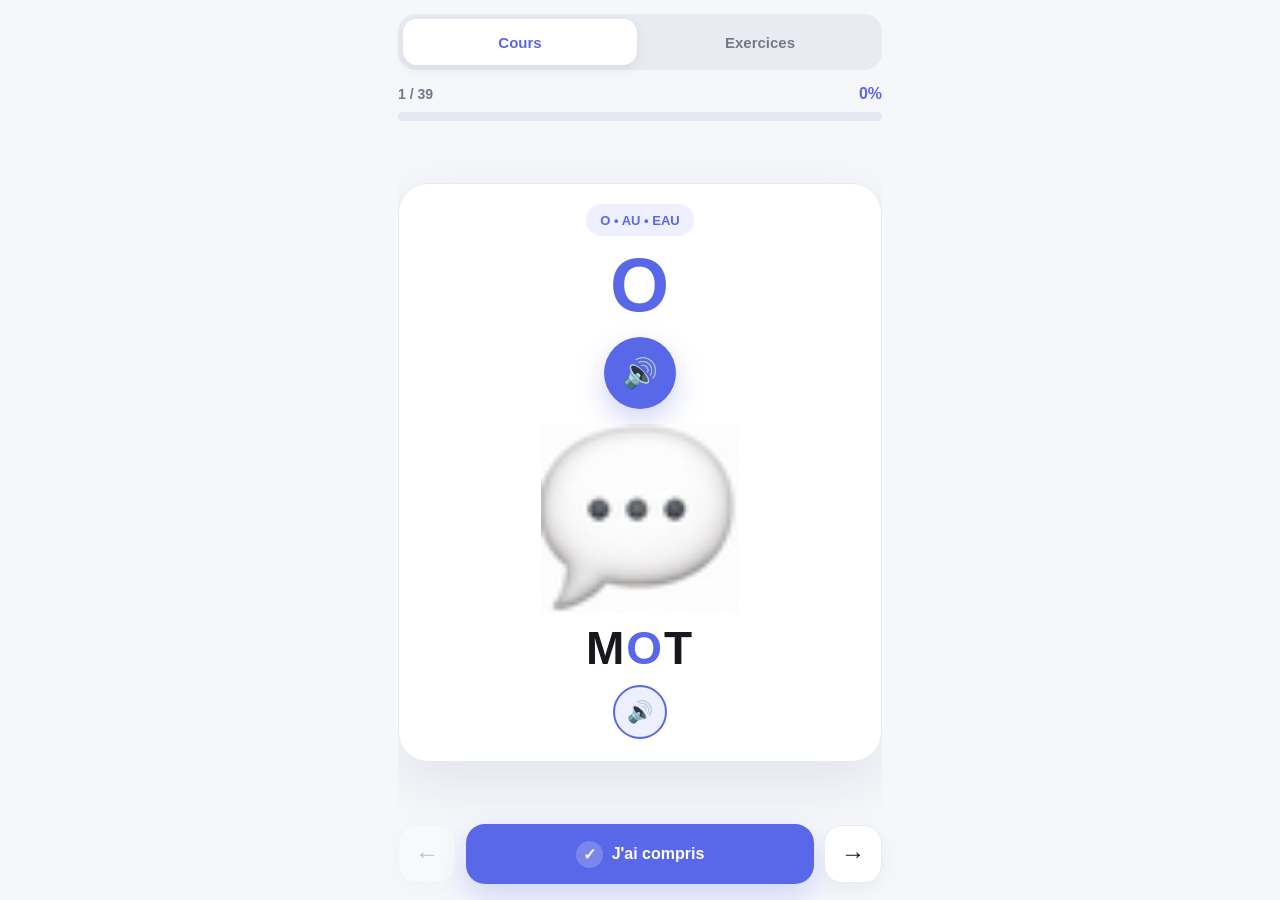
<file: index.html>
<!DOCTYPE html>
<html lang="fr">

<head>
    <meta charset="UTF-8">

    <meta
        name="viewport"
        content="width=device-width, initial-scale=1.0, viewport-fit=cover"
    >

    <meta name="theme-color" content="#f5f7fb">

    <title>Cours — Apprendre les sons</title>

    <link rel="stylesheet" href="style.css">
</head>

<body>

    <main class="app">

        <!-- =========================================
             NAVIGATION COURS / EXERCICES
        ========================================== -->

        <nav class="main-tabs">

            <a
                href="index.html"
                class="main-tab active"
            >
                Cours
            </a>

            <a
                href="exercices.html"
                class="main-tab"
            >
                Exercices
            </a>

        </nav>


        <!-- =========================================
             PROGRESSION
        ========================================== -->

        <header class="topbar">

            <div class="topbar-info">

                <span id="counter">
                    1 / 39
                </span>

                <span id="percentage">
                    0%
                </span>

            </div>


            <div class="progress-track">

                <div
                    id="progressBar"
                    class="progress-bar"
                ></div>

            </div>

        </header>


        <!-- =========================================
             WIZARD DES SONS
        ========================================== -->

        <section class="wizard">

            <div
                id="cardContainer"
                class="card-container"
            ></div>

        </section>


        <!-- =========================================
             NAVIGATION PRÉCÉDENT / VALIDATION / SUIVANT
        ========================================== -->

        <nav class="navigation">

            <button
                id="previousButton"
                class="nav-button"
                aria-label="Son précédent"
            >
                ←
            </button>


            <button
                id="validateButton"
                class="validate-button"
            >

                <span class="validate-icon">
                    ✓
                </span>

                <span id="validateText">
                    J'ai compris
                </span>

            </button>


            <button
                id="nextButton"
                class="nav-button"
                aria-label="Son suivant"
            >
                →
            </button>

        </nav>

    </main>


    <!-- =========================================
         ÉCRAN FINAL
    ========================================== -->

    <section
        id="successScreen"
        class="success-screen"
    >

        <div class="success-content">

            <div class="success-icon">
                ✓
            </div>

            <h1>
                Bravo !
            </h1>

            <p>
                Tous les sons sont terminés.
            </p>

            <div class="success-progress">
                100%
            </div>

            <button
                id="restartButton"
                class="restart-button"
            >
                Recommencer
            </button>

        </div>

    </section>


    <script src="script.js"></script>

</body>

</html>
</file>
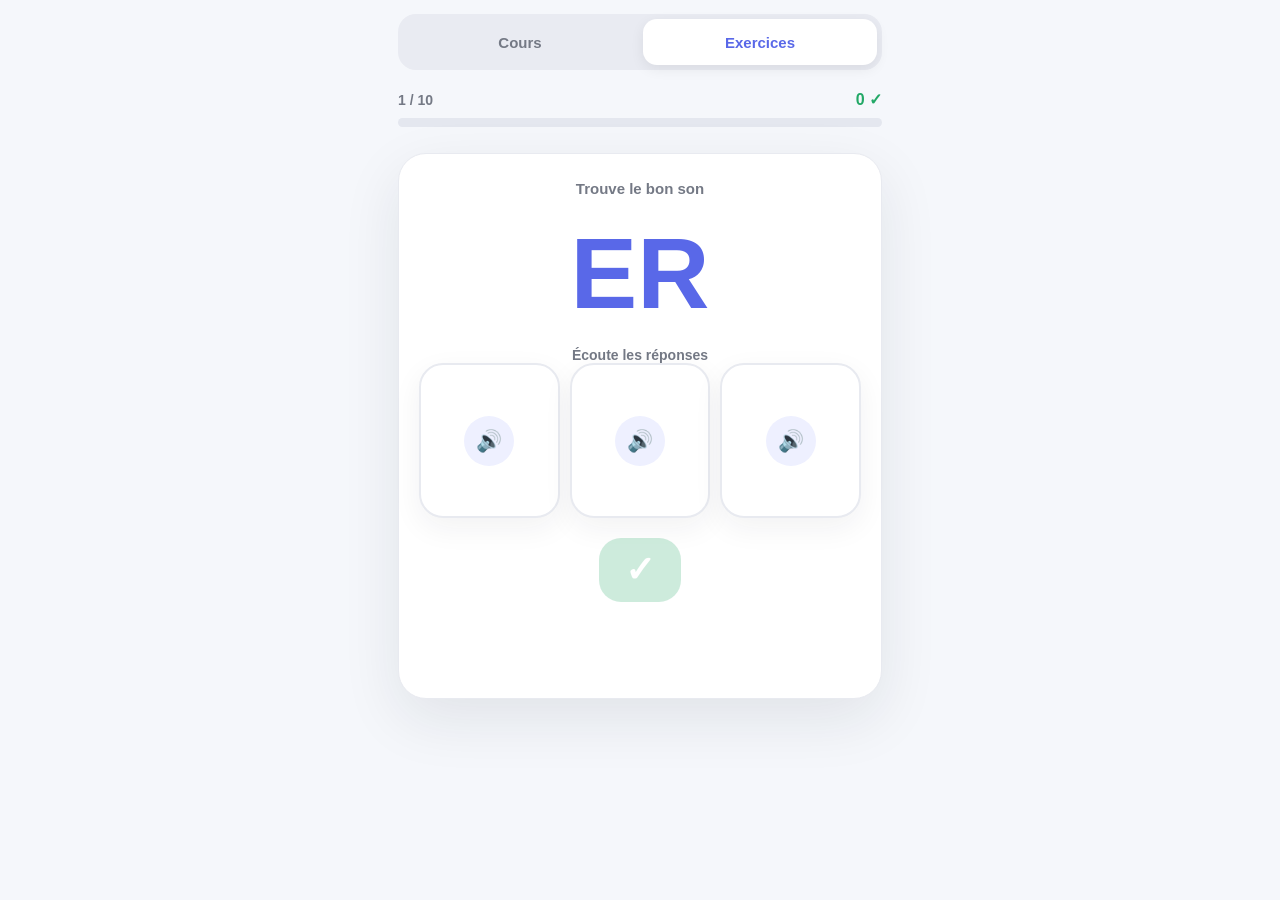
<file: exercices.html>
<!DOCTYPE html>
<html lang="fr">

<head>
    <meta charset="UTF-8">

    <meta
        name="viewport"
        content="width=device-width, initial-scale=1.0, viewport-fit=cover"
    >

    <meta name="theme-color" content="#f5f7fb">

    <title>Exercices — Apprendre les sons</title>

    <link rel="stylesheet" href="exercices.css">
</head>

<body>

    <main class="exercise-app">

        <!-- =========================================
             NAVIGATION COURS / EXERCICES
        ========================================== -->

        <nav class="main-tabs">

            <a
                href="index.html"
                class="main-tab"
            >
                Cours
            </a>

            <a
                href="exercices.html"
                class="main-tab active"
            >
                Exercices
            </a>

        </nav>


        <!-- =========================================
             ÉCRAN DU QUIZ
        ========================================== -->

        <section
            id="quizScreen"
            class="quiz-screen"
        >

            <!-- PROGRESSION -->

            <header class="quiz-header">

                <div class="quiz-info">

                    <span id="questionNumber">
                        1 / 10
                    </span>

                    <span id="score">
                        0 ✓
                    </span>

                </div>


                <div class="progress-track">

                    <div
                        id="progressBar"
                        class="progress-bar"
                    ></div>

                </div>

            </header>


            <!-- QUESTION -->

            <section class="question-area">

                <p class="question-label">
                    Trouve le bon son
                </p>


                <div
                    id="targetSound"
                    class="target-sound"
                >
                    ON
                </div>


                <p class="question-help">
                    Écoute les réponses
                </p>

            <section
    id="answersContainer"
    class="answers-container"
>
</section>


<!-- BOUTON DE CONFIRMATION -->

<button
    id="confirmButton"
    class="confirm-button"
    type="button"
    disabled
    aria-label="Confirmer la réponse"
>
    ✓
</button>

<div
    id="feedback"
    class="feedback"
    aria-live="polite"
>
</div>

        </section>

    </main>


    <!-- =========================================
         ÉCRAN DE FIN
    ========================================== -->

    <section
        id="resultScreen"
        class="result-screen"
    >

        <div class="result-content">

            <div class="result-icon">
                ✓
            </div>


            <h1>
                Exercice terminé
            </h1>


            <p>
                Ton résultat
            </p>


            <div
                id="finalScore"
                class="final-score"
            >
                10 / 10
            </div>


            <button
                id="restartButton"
                class="restart-button"
            >
                Recommencer
            </button>


            <a
                href="index.html"
                class="course-button"
            >
                Retour aux cours
            </a>

        </div>

    </section>


    <script src="exercices.js"></script>

</body>

</html>
</file>
<file: style.css>
/* =========================================
   VARIABLES
========================================= */

:root {
    --background: #f5f7fb;
    --surface: #ffffff;

    --text: #16181d;
    --text-soft: #747985;

    --primary: #5968e8;
    --primary-light: #eef0ff;

    --success: #22a866;
    --success-light: #eaf8f1;

    --border: #e8eaf0;

    --shadow:
        0 20px 60px rgba(27, 31, 45, 0.09);
}


/* =========================================
   RESET
========================================= */

* {
    margin: 0;
    padding: 0;
    box-sizing: border-box;
}

html,
body {
    width: 100%;
    min-height: 100%;
}

body {
    background: var(--background);
    color: var(--text);

    font-family:
        -apple-system,
        BlinkMacSystemFont,
        "Segoe UI",
        Arial,
        sans-serif;

    overflow: hidden;

    -webkit-tap-highlight-color: transparent;
}


/* =========================================
   APPLICATION
========================================= */

.app {
    width: 100%;
    max-width: 520px;
    height: 100dvh;

    margin: auto;

    display: flex;
    flex-direction: column;

    padding:
        calc(14px + env(safe-area-inset-top))
        18px
        calc(16px + env(safe-area-inset-bottom));
}


/* =========================================
   NAVIGATION COURS / EXERCICES
========================================= */

.main-tabs {
    width: 100%;

    display: grid;
    grid-template-columns: 1fr 1fr;

    gap: 6px;

    padding: 5px;
    margin-bottom: 15px;

    background: #e9ebf2;

    border-radius: 18px;

    flex-shrink: 0;
}

.main-tab {
    min-height: 46px;

    display: flex;
    align-items: center;
    justify-content: center;

    border-radius: 14px;

    color: var(--text-soft);

    text-decoration: none;

    font-size: 15px;
    font-weight: 800;

    transition:
        background 0.2s ease,
        color 0.2s ease,
        box-shadow 0.2s ease,
        transform 0.15s ease;
}

.main-tab:active {
    transform: scale(0.97);
}

.main-tab.active {
    background: var(--surface);

    color: var(--primary);

    box-shadow:
        0 4px 14px rgba(0, 0, 0, 0.07);
}


/* =========================================
   PROGRESSION
========================================= */

.topbar {
    flex-shrink: 0;
}

.topbar-info {
    display: flex;
    justify-content: space-between;
    align-items: center;

    margin-bottom: 9px;

    color: var(--text-soft);

    font-size: 14px;
    font-weight: 700;
}

#percentage {
    color: var(--primary);

    font-size: 16px;
    font-weight: 900;
}

.progress-track {
    width: 100%;
    height: 9px;

    background: #e4e7ef;

    border-radius: 999px;

    overflow: hidden;
}

.progress-bar {
    width: 0%;
    height: 100%;

    background: var(--primary);

    border-radius: inherit;

    transition:
        width 0.5s cubic-bezier(.22, 1, .36, 1),
        background 0.3s ease;
}


/* =========================================
   WIZARD
========================================= */

.wizard {
    flex: 1;

    min-height: 0;

    display: flex;
    align-items: center;

    padding: 14px 0;

    overflow: hidden;
}

.card-container {
    width: 100%;
}


/* =========================================
   CARTE DU SON
========================================= */

.sound-card {
    width: 100%;

    padding: 20px 22px 22px;

    background: var(--surface);

    border: 1px solid var(--border);

    border-radius: 30px;

    box-shadow: var(--shadow);

    text-align: center;

    position: relative;

    overflow: hidden;

    transition:
        background 0.3s ease,
        border-color 0.3s ease;
}


/* =========================================
   FAMILLE DU SON
========================================= */

.sound-family {
    display: inline-flex;
    align-items: center;
    justify-content: center;

    min-height: 32px;

    padding: 6px 14px;
    margin-bottom: 11px;

    border-radius: 999px;

    background: var(--primary-light);

    color: var(--primary);

    font-size: 13px;
    font-weight: 800;

    transition:
        background 0.3s ease,
        color 0.3s ease;
}


/* =========================================
   GRAPHIE
========================================= */

.sound {
    color: var(--primary);

    font-size: clamp(52px, 16vw, 76px);

    font-weight: 900;

    line-height: 1;

    letter-spacing: 1px;

    transition: color 0.3s ease;
}


/* =========================================
   AUDIO DU SON
========================================= */

.sound-audio {
    width: 72px;
    height: 72px;

    margin: 14px auto 15px;

    display: flex;
    align-items: center;
    justify-content: center;

    border: none;

    border-radius: 50%;

    background: var(--primary);

    color: white;

    font-size: 29px;

    cursor: pointer;

    box-shadow:
        0 12px 28px rgba(89, 104, 232, 0.28);

    transition:
        transform 0.15s ease,
        background 0.3s ease,
        box-shadow 0.3s ease;
}

.sound-audio:active {
    transform: scale(0.9);
}


/* =========================================
   IMAGE
========================================= */

.image-container {
    width: 100%;
    height: min(25vh, 190px);

    min-height: 130px;

    display: flex;
    align-items: center;
    justify-content: center;

    margin: 0 0 10px;
}

.word-image {
    width: 100%;
    height: 100%;

    object-fit: contain;
}


/* =========================================
   MOT
========================================= */

.word {
    font-size: clamp(32px, 10vw, 46px);

    font-weight: 900;

    letter-spacing: 2px;

    line-height: 1.05;
}

.word span {
    color: var(--primary);

    transition: color 0.3s ease;
}


/* =========================================
   AUDIO DU MOT
========================================= */

.word-audio {
    width: 54px;
    height: 54px;

    margin: 12px auto 0;

    display: flex;
    align-items: center;
    justify-content: center;

    border: 2px solid var(--primary);

    border-radius: 50%;

    background: var(--primary-light);

    font-size: 21px;

    cursor: pointer;

    transition:
        transform 0.15s ease,
        background 0.3s ease,
        border-color 0.3s ease;
}

.word-audio:active {
    transform: scale(0.9);
}


/* =========================================
   AUDIO EN COURS
========================================= */

.playing {
    animation: audioPulse 0.65s ease infinite alternate;
}

@keyframes audioPulse {
    from {
        transform: scale(1);
    }

    to {
        transform: scale(1.09);
    }
}


/* =========================================
   SON MAÎTRISÉ
========================================= */

.sound-card.mastered {
    border-color: rgba(34, 168, 102, 0.3);

    background: var(--success-light);
}

.sound-card.mastered .sound {
    color: var(--success);
}

.sound-card.mastered .sound-family {
    background: #d9f4e6;

    color: var(--success);
}

.sound-card.mastered .word span {
    color: var(--success);
}

.sound-card.mastered .sound-audio {
    background: var(--success);

    box-shadow:
        0 12px 28px rgba(34, 168, 102, 0.25);
}


/* =========================================
   CHECK DE RÉUSSITE
========================================= */

.success-check {
    position: absolute;

    top: 18px;
    right: 18px;

    width: 40px;
    height: 40px;

    display: flex;
    align-items: center;
    justify-content: center;

    border-radius: 50%;

    background: var(--success);

    color: white;

    font-size: 21px;
    font-weight: 900;

    opacity: 0;

    transform: scale(0);
}

.sound-card.mastered .success-check {
    animation:
        checkSuccess
        0.45s
        ease
        forwards;
}

@keyframes checkSuccess {
    0% {
        opacity: 0;
        transform: scale(0);
    }

    65% {
        opacity: 1;
        transform: scale(1.2);
    }

    100% {
        opacity: 1;
        transform: scale(1);
    }
}


/* =========================================
   NAVIGATION DU COURS
========================================= */

.navigation {
    flex-shrink: 0;

    display: grid;

    grid-template-columns:
        58px
        minmax(0, 1fr)
        58px;

    gap: 10px;

    align-items: center;
}

.nav-button {
    width: 58px;
    height: 58px;

    border: 1px solid var(--border);

    border-radius: 18px;

    background: var(--surface);

    color: var(--text);

    font-size: 24px;

    cursor: pointer;

    box-shadow:
        0 7px 22px rgba(0, 0, 0, 0.05);
}

.nav-button:active {
    transform: scale(0.94);
}

.nav-button:disabled {
    opacity: 0.25;

    pointer-events: none;
}


/* =========================================
   BOUTON J'AI COMPRIS
========================================= */

.validate-button {
    height: 60px;

    border: none;

    border-radius: 19px;

    background: var(--primary);

    color: white;

    display: flex;
    align-items: center;
    justify-content: center;

    gap: 9px;

    font-size: 16px;
    font-weight: 800;

    cursor: pointer;

    box-shadow:
        0 12px 28px rgba(89, 104, 232, 0.23);

    transition:
        transform 0.15s ease,
        background 0.25s ease;
}

.validate-button:active {
    transform: scale(0.97);
}

.validate-button.validated {
    background: var(--success);
}

.validate-icon {
    width: 27px;
    height: 27px;

    display: flex;
    align-items: center;
    justify-content: center;

    border-radius: 50%;

    background: rgba(255, 255, 255, 0.2);
}


/* =========================================
   TRANSITIONS ENTRE LES SONS
========================================= */

.slide-out-left {
    animation:
        slideOutLeft
        0.38s
        cubic-bezier(.4, 0, .2, 1)
        forwards;
}

.slide-out-right {
    animation:
        slideOutRight
        0.38s
        cubic-bezier(.4, 0, .2, 1)
        forwards;
}

.slide-in-right {
    animation:
        slideInRight
        0.42s
        cubic-bezier(.22, 1, .36, 1);
}

.slide-in-left {
    animation:
        slideInLeft
        0.42s
        cubic-bezier(.22, 1, .36, 1);
}

@keyframes slideOutLeft {
    to {
        opacity: 0;
        transform: translateX(-110%);
    }
}

@keyframes slideOutRight {
    to {
        opacity: 0;
        transform: translateX(110%);
    }
}

@keyframes slideInRight {
    from {
        opacity: 0;
        transform: translateX(110%);
    }

    to {
        opacity: 1;
        transform: translateX(0);
    }
}

@keyframes slideInLeft {
    from {
        opacity: 0;
        transform: translateX(-110%);
    }

    to {
        opacity: 1;
        transform: translateX(0);
    }
}


/* =========================================
   ÉCRAN FINAL
========================================= */

.success-screen {
    position: fixed;

    inset: 0;

    z-index: 100;

    display: flex;
    align-items: center;
    justify-content: center;

    padding: 30px;

    background: var(--background);

    opacity: 0;
    visibility: hidden;

    transition:
        opacity 0.4s ease,
        visibility 0.4s ease;
}

.success-screen.visible {
    opacity: 1;
    visibility: visible;
}

.success-content {
    width: 100%;
    max-width: 420px;

    text-align: center;
}

.success-icon {
    width: 100px;
    height: 100px;

    margin: 0 auto 24px;

    display: flex;
    align-items: center;
    justify-content: center;

    border-radius: 50%;

    background: var(--success);

    color: white;

    font-size: 50px;
    font-weight: 900;

    box-shadow:
        0 18px 40px rgba(34, 168, 102, 0.25);
}

.success-content h1 {
    font-size: 42px;

    margin-bottom: 10px;
}

.success-content p {
    color: var(--text-soft);

    font-size: 17px;
}

.success-progress {
    margin: 25px 0;

    color: var(--success);

    font-size: 55px;
    font-weight: 900;
}

.restart-button {
    width: 100%;
    height: 62px;

    border: none;

    border-radius: 19px;

    background: var(--text);

    color: white;

    font-size: 16px;
    font-weight: 800;

    cursor: pointer;
}


/* =========================================
   PETITS ÉCRANS
========================================= */

@media (max-height: 720px) {

    .app {
        padding-top:
            calc(8px + env(safe-area-inset-top));

        padding-bottom:
            calc(8px + env(safe-area-inset-bottom));
    }

    .main-tabs {
        margin-bottom: 8px;
    }

    .main-tab {
        min-height: 40px;

        font-size: 14px;
    }

    .wizard {
        padding: 8px 0;
    }

    .sound-card {
        padding: 14px 18px;
    }

    .sound-family {
        margin-bottom: 6px;
    }

    .sound {
        font-size: 48px;
    }

    .sound-audio {
        width: 58px;
        height: 58px;

        margin: 8px auto;

        font-size: 24px;
    }

    .image-container {
        height: 115px;
        min-height: 115px;

        margin-bottom: 6px;
    }

    .word {
        font-size: 32px;
    }

    .word-audio {
        width: 46px;
        height: 46px;

        margin-top: 7px;
    }

    .navigation {
        grid-template-columns:
            52px
            minmax(0, 1fr)
            52px;
    }

    .nav-button {
        width: 52px;
        height: 52px;
    }

    .validate-button {
        height: 54px;
    }
}


/* =========================================
   ACCESSIBILITÉ
========================================= */

@media (prefers-reduced-motion: reduce) {

    *,
    *::before,
    *::after {
        animation-duration: 0.01ms !important;

        animation-iteration-count: 1 !important;

        transition-duration: 0.01ms !important;
    }
}
</file>
<file: exercices.css>
/* =========================================
   VARIABLES
========================================= */

:root {
    --background: #f5f7fb;
    --surface: #ffffff;

    --text: #16181d;
    --text-soft: #747985;

    --primary: #5968e8;
    --primary-light: #eef0ff;

    --success: #22a866;
    --success-light: #eaf8f1;

    --danger: #e5484d;
    --danger-light: #fff0f0;

    --border: #e8eaf0;

    --shadow:
        0 20px 60px rgba(27, 31, 45, 0.09);
}


/* =========================================
   RESET
========================================= */

* {
    margin: 0;
    padding: 0;
    box-sizing: border-box;
}

html,
body {
    width: 100%;
    min-height: 100%;
}

body {
    background: var(--background);

    color: var(--text);

    font-family:
        -apple-system,
        BlinkMacSystemFont,
        "Segoe UI",
        Arial,
        sans-serif;

    -webkit-tap-highlight-color: transparent;
}


/* =========================================
   APPLICATION
========================================= */

.exercise-app {
    width: 100%;
    max-width: 520px;

    min-height: 100dvh;

    margin: auto;

    padding:
        calc(14px + env(safe-area-inset-top))
        18px
        calc(18px + env(safe-area-inset-bottom));
}


/* =========================================
   NAVIGATION COURS / EXERCICES
========================================= */

.main-tabs {
    width: 100%;

    display: grid;
    grid-template-columns: 1fr 1fr;

    gap: 6px;

    padding: 5px;
    margin-bottom: 20px;

    background: #e9ebf2;

    border-radius: 18px;
}

.main-tab {
    min-height: 46px;

    display: flex;
    align-items: center;
    justify-content: center;

    border-radius: 14px;

    color: var(--text-soft);

    text-decoration: none;

    font-size: 15px;
    font-weight: 800;

    transition:
        background 0.2s ease,
        color 0.2s ease,
        box-shadow 0.2s ease,
        transform 0.15s ease;
}

.main-tab:active {
    transform: scale(0.97);
}

.main-tab.active {
    background: var(--surface);

    color: var(--primary);

    box-shadow:
        0 4px 14px rgba(0, 0, 0, 0.07);
}


/* =========================================
   QUIZ
========================================= */

.quiz-screen {
    width: 100%;
}

.quiz-screen.hidden {
    display: none;
}


/* =========================================
   EN-TÊTE / PROGRESSION
========================================= */

.quiz-header {
    margin-bottom: 26px;
}

.quiz-info {
    display: flex;
    align-items: center;
    justify-content: space-between;

    margin-bottom: 9px;

    color: var(--text-soft);

    font-size: 14px;
    font-weight: 800;
}

#score {
    color: var(--success);

    font-size: 16px;
    font-weight: 900;
}

.progress-track {
    width: 100%;
    height: 9px;

    overflow: hidden;

    background: #e4e7ef;

    border-radius: 999px;
}

.progress-bar {
    width: 0%;
    height: 100%;

    background: var(--primary);

    border-radius: inherit;

    transition:
        width 0.45s cubic-bezier(.22, 1, .36, 1);
}


/* =========================================
   QUESTION
========================================= */

.question-area {
    width: 100%;

    padding: 26px 20px;

    margin-bottom: 20px;

    text-align: center;

    background: var(--surface);

    border: 1px solid var(--border);

    border-radius: 28px;

    box-shadow: var(--shadow);
}

.question-label {
    margin-bottom: 16px;

    color: var(--text-soft);

    font-size: 15px;
    font-weight: 800;
}

.target-sound {
    min-height: 120px;

    display: flex;
    align-items: center;
    justify-content: center;

    color: var(--primary);

    font-size: clamp(68px, 22vw, 100px);

    font-weight: 900;

    line-height: 1;
}

.question-help {
    margin-top: 14px;

    color: var(--text-soft);

    font-size: 14px;
    font-weight: 600;
}


/* =========================================
   LES 3 RÉPONSES
========================================= */

.answers-container {
    width: 100%;

    display: grid;
    grid-template-columns: repeat(3, 1fr);

    gap: 10px;
}


/* =========================================
   CARTE RÉPONSE
========================================= */

.answer-card {
    position: relative;

    min-width: 0;
    min-height: 155px;

    padding: 16px 8px;

    display: flex;
    flex-direction: column;

    align-items: center;
    justify-content: center;

    gap: 17px;

    border: 2px solid var(--border);

    border-radius: 24px;

    background: var(--surface);

    color: var(--text);

    cursor: pointer;

    box-shadow:
        0 10px 30px rgba(27, 31, 45, 0.06);

    transition:
        transform 0.16s ease,
        border-color 0.25s ease,
        background 0.25s ease,
        box-shadow 0.25s ease;
}

.answer-card:active {
    transform: scale(0.95);
}

.answer-label {
    font-size: clamp(27px, 9vw, 40px);

    font-weight: 900;

    line-height: 1;
}


/* =========================================
   BOUTON AUDIO
========================================= */

.answer-audio {
    width: 50px;
    height: 50px;

    display: flex;
    align-items: center;
    justify-content: center;

    border-radius: 50%;

    background: var(--primary-light);

    color: var(--primary);

    font-size: 21px;

    cursor: pointer;

    transition:
        transform 0.15s ease,
        background 0.25s ease;
}

.answer-audio:active {
    transform: scale(0.88);
}

.answer-audio.playing {
    animation:
        audioPulse
        0.65s
        ease
        infinite
        alternate;
}

@keyframes audioPulse {
    from {
        transform: scale(1);
    }

    to {
        transform: scale(1.1);
    }
}


/* =========================================
   BONNE RÉPONSE
========================================= */

.answer-card.correct {
    background: var(--success-light);

    border-color: var(--success);

    color: var(--success);

    box-shadow:
        0 12px 30px rgba(34, 168, 102, 0.16);

    animation:
        correctAnswer
        0.45s
        ease;
}

.answer-card.correct .answer-audio {
    background: var(--success);

    color: white;
}

@keyframes correctAnswer {
    0% {
        transform: scale(1);
    }

    50% {
        transform: scale(1.06);
    }

    100% {
        transform: scale(1);
    }
}


/* =========================================
   MAUVAISE RÉPONSE
========================================= */

.answer-card.wrong {
    background: var(--danger-light);

    border-color: var(--danger);

    color: var(--danger);

    animation:
        wrongAnswer
        0.4s
        ease;
}

@keyframes wrongAnswer {
    0% {
        transform: translateX(0);
    }

    25% {
        transform: translateX(-5px);
    }

    50% {
        transform: translateX(5px);
    }

    75% {
        transform: translateX(-3px);
    }

    100% {
        transform: translateX(0);
    }
}


/* =========================================
   CHECK SUR BONNE RÉPONSE
========================================= */

.answer-status {
    position: absolute;

    top: 8px;
    right: 8px;

    width: 28px;
    height: 28px;

    display: flex;
    align-items: center;
    justify-content: center;

    border-radius: 50%;

    background: var(--success);

    color: white;

    font-size: 16px;
    font-weight: 900;

    animation:
        checkAppear
        0.35s
        ease;
}

@keyframes checkAppear {
    from {
        opacity: 0;

        transform: scale(0);
    }

    to {
        opacity: 1;

        transform: scale(1);
    }
}


/* =========================================
   RÉPONSES BLOQUÉES
========================================= */

.answer-card.disabled {
    pointer-events: none;
}


/* =========================================
   FEEDBACK
========================================= */

.feedback {
    min-height: 55px;

    display: flex;
    align-items: center;
    justify-content: center;

    margin-top: 15px;

    border-radius: 18px;

    font-size: 16px;
    font-weight: 900;

    opacity: 0;

    transform: translateY(5px);

    transition:
        opacity 0.2s ease,
        transform 0.2s ease,
        background 0.2s ease,
        color 0.2s ease;
}

.feedback.show {
    opacity: 1;

    transform: translateY(0);
}

.feedback.correct {
    background: var(--success-light);

    color: var(--success);
}

.feedback.wrong {
    background: var(--danger-light);

    color: var(--danger);
}


/* =========================================
   ÉCRAN FINAL
========================================= */

.result-screen {
    position: fixed;

    inset: 0;

    z-index: 100;

    display: flex;
    align-items: center;
    justify-content: center;

    padding: 30px;

    background: var(--background);

    opacity: 0;
    visibility: hidden;

    transition:
        opacity 0.4s ease,
        visibility 0.4s ease;
}

.result-screen.visible {
    opacity: 1;
    visibility: visible;
}

.result-content {
    width: 100%;
    max-width: 420px;

    text-align: center;
}

.result-icon {
    width: 96px;
    height: 96px;

    margin: 0 auto 24px;

    display: flex;
    align-items: center;
    justify-content: center;

    border-radius: 50%;

    background: var(--success);

    color: white;

    font-size: 48px;
    font-weight: 900;

    box-shadow:
        0 18px 40px rgba(34, 168, 102, 0.25);

    animation:
        resultAppear
        0.55s
        ease;
}

@keyframes resultAppear {
    from {
        opacity: 0;

        transform: scale(0.5);
    }

    to {
        opacity: 1;

        transform: scale(1);
    }
}

.result-content h1 {
    margin-bottom: 10px;

    font-size: clamp(32px, 9vw, 42px);
}

.result-content p {
    color: var(--text-soft);

    font-size: 16px;
}

.final-score {
    margin: 22px 0 28px;

    color: var(--success);

    font-size: 54px;
    font-weight: 900;
}


/* =========================================
   BOUTONS ÉCRAN FINAL
========================================= */

.restart-button,
.course-button {
    width: 100%;
    min-height: 60px;

    display: flex;
    align-items: center;
    justify-content: center;

    border-radius: 19px;

    font-size: 16px;
    font-weight: 800;

    text-decoration: none;

    cursor: pointer;
}

.restart-button {
    margin-bottom: 10px;

    border: none;

    background: var(--primary);

    color: white;

    box-shadow:
        0 12px 28px rgba(89, 104, 232, 0.23);
}

.course-button {
    border: 1px solid var(--border);

    background: var(--surface);

    color: var(--text);
}

.restart-button:active,
.course-button:active {
    transform: scale(0.98);
}


/* =========================================
   PETITS TÉLÉPHONES
========================================= */

@media (max-width: 370px) {

    .exercise-app {
        padding-left: 12px;
        padding-right: 12px;
    }

    .answers-container {
        gap: 7px;
    }

    .answer-card {
        min-height: 140px;

        padding-left: 5px;
        padding-right: 5px;

        border-radius: 20px;
    }

    .answer-audio {
        width: 45px;
        height: 45px;

        font-size: 19px;
    }
}


@media (max-height: 700px) {

    .main-tabs {
        margin-bottom: 10px;
    }

    .main-tab {
        min-height: 40px;
    }

    .quiz-header {
        margin-bottom: 14px;
    }

    .question-area {
        padding: 16px;

        margin-bottom: 12px;
    }

    .target-sound {
        min-height: 75px;

        font-size: 62px;
    }

    .question-label {
        margin-bottom: 8px;
    }

    .question-help {
        margin-top: 7px;
    }

    .answer-card {
        min-height: 125px;

        gap: 10px;
    }

    .feedback {
        min-height: 45px;

        margin-top: 9px;
    }
}


/* =========================================
   ACCESSIBILITÉ
========================================= */

@media (prefers-reduced-motion: reduce) {

    *,
    *::before,
    *::after {
        animation-duration: 0.01ms !important;

        animation-iteration-count: 1 !important;

        transition-duration: 0.01ms !important;
    }
}

/* =========================================
   RÉPONSE SÉLECTIONNÉE
========================================= */

.answer-card.selected {
    border-color: var(--success);

    background: var(--success-light);

    box-shadow:
        0 0 0 3px rgba(34, 168, 102, 0.10),
        0 12px 30px rgba(34, 168, 102, 0.14);

    transform: translateY(-3px);
}


/* =========================================
   BOUTON CONFIRMER
========================================= */

.confirm-button {
    width: 82px;
    height: 64px;

    margin: 20px auto 0;

    display: flex;
    align-items: center;
    justify-content: center;

    border: none;
    border-radius: 22px;

    background: var(--success);
    color: white;

    font-size: 36px;
    font-weight: 900;

    cursor: pointer;

    box-shadow:
        0 12px 28px rgba(34, 168, 102, 0.25);

    transition:
        transform 0.15s ease,
        opacity 0.2s ease;
}

.confirm-button:active:not(:disabled) {
    transform: scale(0.92);
}

.confirm-button:disabled {
    opacity: 0.22;
    cursor: not-allowed;
    box-shadow: none;
}

/* Croix rouge en cas d'erreur */

.feedback.wrong {
    background: transparent;
    color: var(--danger);

    font-size: 42px;
    font-weight: 900;
}
</file>
